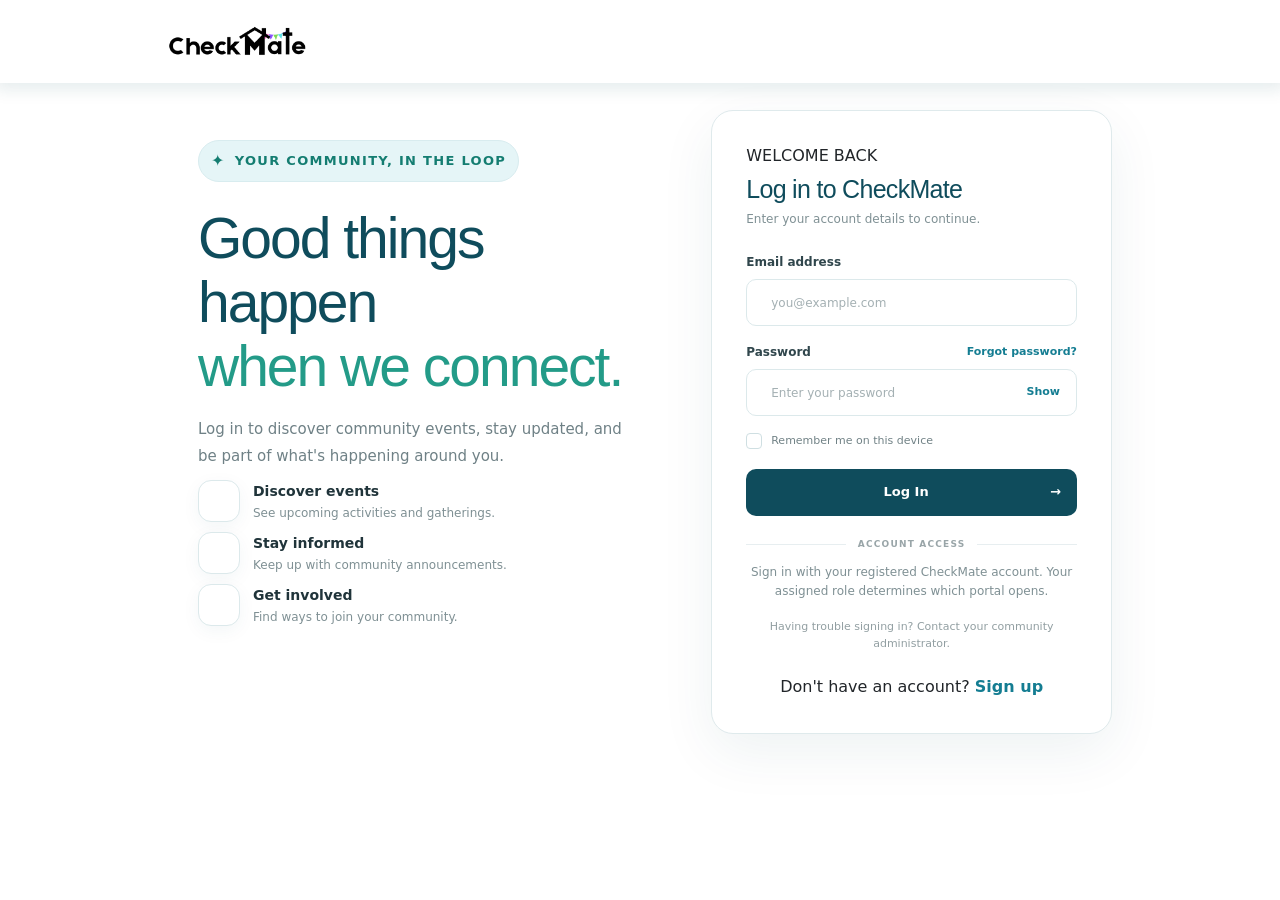
<file: index.html>
<!DOCTYPE html>
<html lang="en">

<head>
    <meta charset="UTF-8">
    <meta name="viewport" content="width=device-width, initial-scale=1.0">
    <title>CheckMate</title>
    <link rel="stylesheet" href="login.css">
    <link rel="icon" type="img/png" href="CMicon.png">
    <link href="https://cdn.jsdelivr.net/npm/bootstrap@5.3.8/dist/css/bootstrap.min.css" rel="stylesheet">
    <link href="https://cdn.boxicons.com/3.0.8/fonts/basic/boxicons.min.css" rel="stylesheet">
    <script src="https://cdn.jsdelivr.net/npm/bootstrap@5.3.8/dist/js/bootstrap.bundle.min.js"></script>
    <script src="script.js"></script>
</head>

<body>

    <nav class="navbar navbar-expand-sm custom-navbar">
        <div class="container-fluid">
            <a class="navbar-logo" href="#Home">
                <img src="CMlogo.png" alt="CheckMate Logo" style="width: 150px;" class="rounded-pill">
            </a>
        </div>
    </nav>

    <div class="main-container">

        <div class="left-container">
            <div class="login-intro">
                <div class="intro-badge">
                    <span>✦</span> YOUR COMMUNITY, IN THE LOOP
                </div>
                <h1>Good things happen <br>
                    <span>when we connect.</span>
                </h1>
                <p>Log in to discover community events, stay updated, and be part of what's happening around you.</p>

                <div class="intro-points">
                    <div>
                        <span class="point-icon"><i class="bx bx-help-circle"></i></span>
                        <span>
                            <strong>Discover events</strong>
                            <small>See upcoming activities and gatherings.</small>
                        </span>
                    </div>

                    <div>
                        <span class="point-icon"><i class="bx bx-bell"></i></span>
                        <span>
                            <strong>Stay informed</strong>
                            <small>Keep up with community announcements.</small>
                        </span>
                    </div>

                    <div>
                        <span class="point-icon"><i class="bx bx-community"></i></span>
                        <span>
                            <strong>Get involved</strong>
                            <small>Find ways to join your community.</small>
                        </span>
                    </div>
                </div>
            </div>
        </div>

        <div class="right-container">
            <section class="login-card" aria-labelledby="loginTitle">
                <p class="eyebrow">WELCOME BACK</p>
                <h2 id="loginTitle">Log in to CheckMate</h2>
                <p class="login-subtitle">
                    Enter your account details to continue.
                </p>

                <form id="loginForm" novalidate>
                    <label for="email">Email address</label>
                    <div class="input-wrap">
                        <span aria-hidden="true"><i class="bx bx-envelope"></i></span>
                        <input id="email" name="email" type="email" autocomplete="username"
                            placeholder="you@example.com" required>
                    </div>

                    <div class="field-error" id="emailError"></div>

                    <div class="password-label">
                        <label for="password">Password</label>
                        <button type="button" class="forgot-button" id="forgotButton">
                            Forgot password?
                        </button>
                    </div>

                    <div class="input-wrap">
                        <span aria-hidden="true"><i class="bx bx-lock-keyhole"></i></span>
                        <input id="password" name="password" type="password" autocomplete="current-password"
                            placeholder="Enter your password" required minlength="4">
                        <button type="button" class="show-password" id="showPassword" aria-label="Show password">
                            Show
                        </button>
                    </div>

                    <div class="field-error" id="passwordError"></div>
                    <label class="remember-row">
                        <input type="checkbox" id="rememberMe">
                        <span class="custom-check"></span>
                        <span>Remember me on this device</span>
                    </label>
                    <button class="button button-primary login-submit" type="submit">
                        Log In <span aria-hidden="true">→</span>
                    </button>

                    <div class="form-message" id="formMessage" role="status" aria-live="polite"></div>
                </form>

                <div class="login-divider">
                    <span>ACCOUNT ACCESS</span>
                </div>

                <p class="account-access">
                    Sign in with your registered CheckMate account.
                    Your assigned role determines which portal opens.
                </p>
                <p class="login-footer-note">
                    Having trouble signing in? Contact your community administrator.
                </p>
                <p class="signup-prompt">
                    Don't have an account?
                    <a href="signup.html">Sign up</a>
                </p>
            </section>
        </div>

    </div>





</body>

</html>
</file>
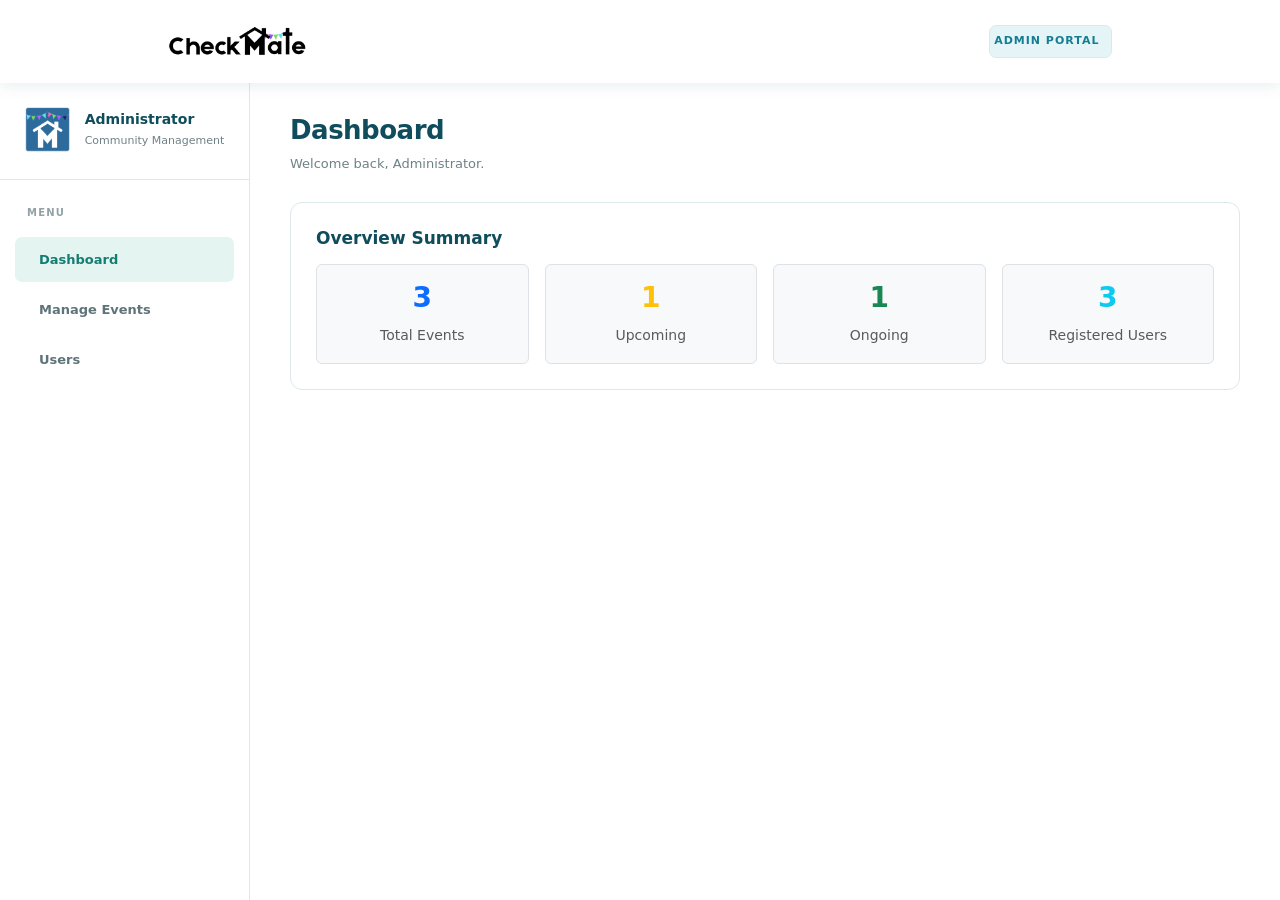
<file: admin.html>
<!DOCTYPE html>
<html lang="en">
<head>
    <meta charset="UTF-8">
    <meta name="viewport" content="width=device-width, initial-scale=1.0">
    <title>CheckMate | Admin Portal</title>
    <link rel="stylesheet" href="admin.css">
    <link rel="icon" type="image/png" href="CMicon.png">
    <link href="https://cdn.jsdelivr.net/npm/bootstrap@5.3.8/dist/css/bootstrap.min.css" rel="stylesheet">
    <link href="https://cdn.boxicons.com/3.0.8/fonts/basic/boxicons.min.css" rel="stylesheet">
    <script src="https://cdn.jsdelivr.net/npm/bootstrap@5.3.8/dist/js/bootstrap.bundle.min.js"></script>
</head>

<body>

<nav class="navbar navbar-expand-sm custom-navbar">
    <div class="container-fluid">
        <a class="navbar-logo" href="admin.html#dashboard">
            <img src="CMlogo.png" alt="CheckMate Logo" style="width: 150px;" class="rounded-pill">
        </a>
    </div>
    <div class="admin-account navbar-nav ms-auto">ADMIN PORTAL</div>
</nav>

<aside class="navbar-column">
    <div class="navbar-text">
        <img src="CMicon.png" style="width: 45px;" class="navbar-image" alt="Admin Icon">
        <div class="navbar-description">
            <p class="admin-name">Administrator</p>
            <p class="admin-description">Community Management</p>
        </div>
    </div>

    <div class="navbar-list">
        <p class="menu-title">MENU</p>

        <ul class="nav flex-column">
            <a href="admin.html#dashboard">
                <li data-section="dashboard">
                    <i class="bx bx-widget"></i>
                    <p>Dashboard</p>
                </li>
            </a>

            <a href="admin.html#events">
                <li data-section="events">
                    <i class="bx bx-calendar-cog"></i>
                    <p>Manage Events</p>
                </li>
            </a>

            <a href="admin.html#users">
                <li data-section="users">
                    <i class="bx bx-user"></i>
                    <p>Users</p>
                </li>
            </a>
        </ul>
    </div>
</aside>

<main class="main-content">

    <!-- DASHBOARD -->
    <section id="admin-dashboard-section" class="admin-section">
        <div class="page-heading">
            <h1>Dashboard</h1>
            <p>Welcome back, Administrator.</p>
        </div>

        <section class="content-panel" id="dashboardPanel">
            <h2>Dashboard</h2>
            <p>Your community overview and activity summary will appear here.</p>
        </section>
    </section>


    <!-- MANAGE EVENTS -->
    <section id="admin-events-section" class="admin-section" style="display:none;">
        <div class="page-heading">
            <h1>Manage Events</h1>
            <p>Create, edit, and maintain community events.</p>
        </div>

        <section class="content-panel" id="eventsPanel">
            <!-- Loaded by admin.js -->
        </section>
    </section>


    <!-- CREATE / EDIT EVENT -->
    <section id="admin-create-section" class="admin-section" style="display:none;">
        <div class="page-heading">
            <h1 id="createEventPageTitle">Create Event</h1>
            <p>Enter the details below to create a community event.</p>
        </div>

        <section class="content-panel create-event-panel">
            <form id="createEventForm">
                <input type="hidden" id="eventId">

                <div class="create-event-grid">

                    <div class="event-field full-width">
                        <label for="inputTitle">Title</label>
                        <input type="text" id="inputTitle" required>
                    </div>

                    <div class="event-field">
                        <label for="inputDate">Date</label>
                        <input type="date" id="inputDate" required>
                    </div>

                    <div class="event-field">
                        <label for="inputLocation">Location</label>
                        <input type="text" id="inputLocation" required>
                    </div>

                    <div class="event-field">
                        <label for="inputStartTime">Start Time</label>
                        <input type="time" id="inputStartTime" required>
                    </div>

                    <div class="event-field">
                        <label for="inputCategory">Category</label>
                        <select id="inputCategory" required>
                            <option value="Community">Community</option>
                            <option value="Health">Health</option>
                            <option value="Education">Education</option>
                            <option value="Environment">Environment</option>
                            <option value="Sports">Sports</option>
                            <option value="Culture">Culture</option>
                            <option value="Public Service">Public Service</option>
                        </select>
                    </div>

                    <div class="event-field">
                        <label for="inputEndTime">End Time</label>
                        <input type="time" id="inputEndTime" required>
                    </div>

                    <div class="event-field">
                        <label for="inputStatus">Event Status</label>
                        <select id="inputStatus" required>
                            <option value="upcoming">Upcoming</option>
                            <option value="ongoing">Ongoing</option>
                            <option value="completed">Completed</option>
                        </select>
                    </div>

                    <div class="event-field full-width">
                        <label for="inputDescription">Event Description</label>
                        <textarea id="inputDescription" rows="4" required></textarea>
                    </div>

                    <div class="event-field full-width">
                        <label for="inputRequirements">Event Requirements</label>
                        <textarea id="inputRequirements" rows="4"></textarea>
                    </div>

                </div>

                <div class="create-event-actions">
                    <a href="admin.html#events" class="btn btn-secondary">Cancel</a>
                    <button type="submit" class="btn btn-primary" id="btnSaveEvent">Publish Event</button>
                </div>
            </form>
        </section>
    </section>


    <!-- USERS -->
    <section id="admin-users-section" class="admin-section" style="display:none;">
        <div class="page-heading">
            <h1>Users</h1>
            <p>Manage community accounts and access.</p>
        </div>

        <section class="content-panel" id="usersPanel">
            <!-- Loaded by admin.js -->
        </section>
    </section>

</main>

<script src="admin.js"></script>
</body>
</html>
</file>
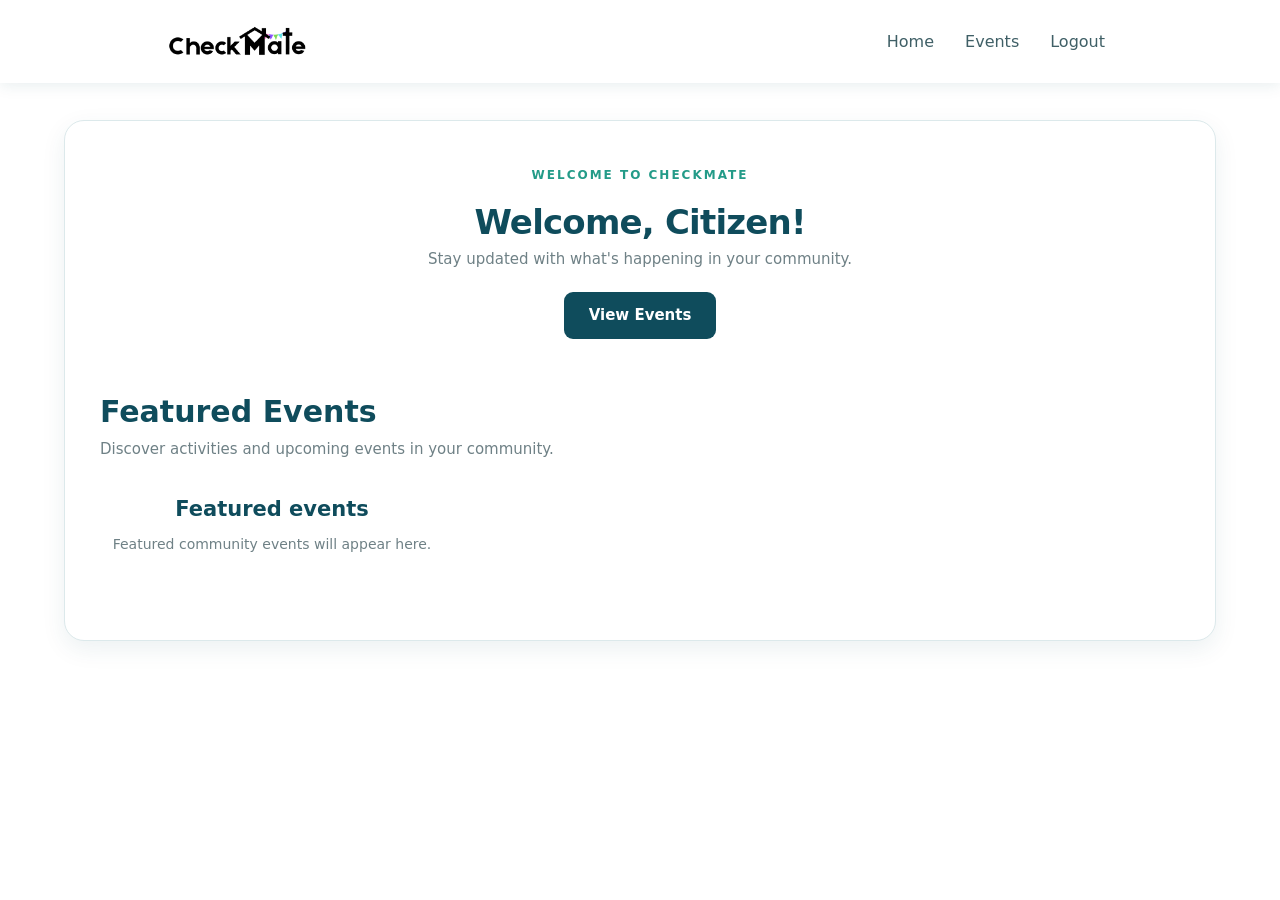
<file: citizen.html>
<!DOCTYPE html>
<html lang="en">

<head>
    <meta charset="UTF-8">
    <meta name="viewport" content="width=device-width, initial-scale=1.0">
    <title>CheckMate | Community</title>
    <link rel="stylesheet" href="citizen.css">
    <link rel="icon" type="image/png" href="img/CMicon.png">
    <link href="https://cdn.jsdelivr.net/npm/bootstrap@5.3.8/dist/css/bootstrap.min.css" rel="stylesheet">
    <link rel="stylesheet" href="https://cdn.boxicons.com/3.0.8/fonts/basic/boxicons.min.css">
    <script src="https://cdn.jsdelivr.net/npm/bootstrap@5.3.8/dist/js/bootstrap.bundle.min.js"></script>
</head>

<body>

<nav class="navbar navbar-expand-sm custom-navbar">
    <div class="container-fluid">
        <a class="navbar-logo" href="citizen.html#home">
            <img src="CMlogo.png" alt="CheckMate Logo" style="width: 150px;" class="rounded-pill">
        </a>

        <ul class="navbar-nav ms-auto">
            <li class="nav-item">
                <a class="nav-link" href="citizen.html#home" data-citizen-nav="home">Home</a>
            </li>
            <li class="nav-item">
                <a class="nav-link" href="citizen.html#upcoming" data-citizen-nav="events">Events</a>
            </li>
            <li class="nav-item">
                <a class="nav-link" href="index.html" id="citizenLogout">Logout</a>
            </li>
        </ul>
    </div>
</nav>


<!-- HOME -->
<section id="citizen-home-section" class="citizen-section checkmate-placard">

    <div class="main-TOPcontent">
        <div class="main-content">
            <p class="content-top-text">WELCOME TO CHECKMATE</p>
            <h1 class="content-middle-text">Welcome, Citizen!</h1>
            <p class="content-bottom-text">Stay updated with what's happening in your community.</p>

            <a href="citizen.html#upcoming" class="view-event-btn">
                View Events
            </a>
        </div>
    </div>

    <section class="featured-events">
        <div class="featured-header">
            <h2>Featured Events</h2>
            <p>Discover activities and upcoming events in your community.</p>
        </div>

        <div class="featured-events-container">
            <div class="empty-events">
                <i class="bx bx-calendar"></i>
                <h3>Featured events</h3>
                <p>Featured community events will appear here.</p>
            </div>
        </div>
    </section>

</section>


<!-- EVENTS -->
<main id="citizen-events-section" class="citizen-section mainContainer checkmate-placard" style="display:none;">

    <section class="topContainer">
        <p class="top-text">WHAT'S HAPPENING NEAR YOU</p>

        <div class="top-content">
            <h1>Community Events</h1>
            <p>San Dionisio | Find an activity, make a plan, and join your community.</p>
        </div>
    </section>

    <section class="event-tools">

        <div class="event-navbar">
            <ul class="navbar-nav">
                <li class="nav-item">
                    <a href="citizen.html#upcoming" class="nav-link" data-event-status="upcoming">Upcoming</a>
                </li>

                <li class="nav-item">
                    <a href="citizen.html#ongoing" class="nav-link" data-event-status="ongoing">Ongoing</a>
                </li>

                <li class="nav-item">
                    <a href="citizen.html#completed" class="nav-link" data-event-status="completed">Completed</a>
                </li>
            </ul>
        </div>

        <form class="searchBar d-flex" id="citizenSearchForm" role="search">
            <i class="bx bx-search"></i>
            <input
                class="form-control"
                type="search"
                id="searchInput"
                placeholder="Search events..."
                aria-label="Search">
            <button class="btn" type="submit">Search</button>
        </form>

    </section>

    <section class="events-empty" id="citizenEventsContainer">
        <i class="bx bx-calendar-event"></i>
        <h2>Upcoming events</h2>
        <p>Community upcoming events will appear here.</p>
    </section>

</main>


<script src='citizen.js"></script>
</body>
</html>
</file>
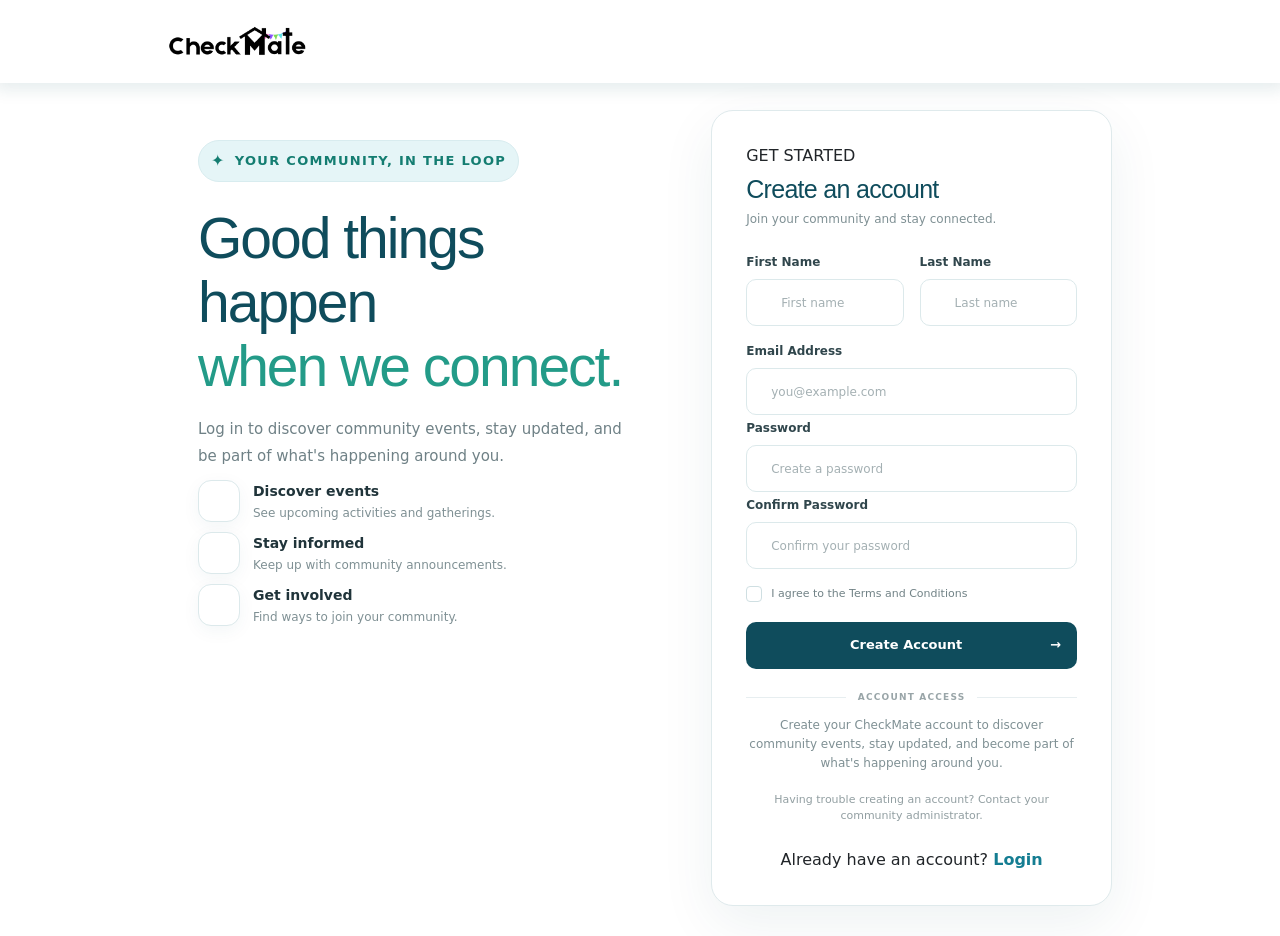
<file: signup.html>
<!DOCTYPE html>
<html lang="en">

<head>
    <meta charset="UTF-8">
    <meta name="viewport" content="width=device-width, initial-scale=1.0">
    <title>CheckMate | Sign Up</title>
    <link rel="stylesheet" href="login.css">
    <link rel="stylesheet" href="signup.css">
    <link rel="icon" type="image/png" href="CMicon.png">
    <link href="https://cdn.jsdelivr.net/npm/bootstrap@5.3.8/dist/css/bootstrap.min.css" rel="stylesheet">
    <link href="https://cdn.boxicons.com/3.0.8/fonts/basic/boxicons.min.css" rel="stylesheet">
    <script src="https://cdn.jsdelivr.net/npm/bootstrap@5.3.8/dist/js/bootstrap.bundle.min.js"></script>
    <script src="script.js"></script>
</head>

<body>

    <!-- NAVBAR -->
    <nav class="navbar navbar-expand-sm custom-navbar">
        <div class="container-fluid">
            <a class="navbar-logo" href="#Home">
                <img src="CMlogo.png" alt="CheckMate Logo" style="width: 150px;" class="rounded-pill">
            </a>
        </div>
    </nav>


    <!-- MAIN CONTAINER -->
    <div class="main-container">

        <!-- LEFT SIDE - SAME AS LOGIN -->
        <div class="left-container">
            <div class="login-intro">
                <div class="intro-badge">
                    <span>✦</span> YOUR COMMUNITY, IN THE LOOP
                </div>

                <h1>Good things happen <br>
                    <span>when we connect.</span>
                </h1>

                <p>Log in to discover community events, stay updated, and be part of what's happening around you.</p>

                <div class="intro-points">
                    <div>
                        <span class="point-icon"><i class="bx bx-help-circle"></i></span>
                        <span>
                            <strong>Discover events</strong>
                            <small>See upcoming activities and gatherings.</small>
                        </span>
                    </div>

                    <div>
                        <span class="point-icon"><i class="bx bx-bell"></i></span>
                        <span>
                            <strong>Stay informed</strong>
                            <small>Keep up with community announcements.</small>
                        </span>
                    </div>

                    <div>
                        <span class="point-icon"><i class="bx bx-community"></i></span>
                        <span>
                            <strong>Get involved</strong>
                            <small>Find ways to join your community.</small>
                        </span>
                    </div>
                </div>
            </div>
        </div>


        <!-- RIGHT SIDE - SIGNUP FORM -->
        <div class="right-container">

            <div class="login-card signup-card">

                <p class="eyebrow">GET STARTED</p>

                <h2>Create an account</h2>

                <p class="login-subtitle">
                    Join your community and stay connected.
                </p>


                <form onsubmit="signup(event)">

                    <!-- FIRST NAME AND LAST NAME -->
                    <div class="signup-name-row">

                        <div class="signup-field">
                            <label for="firstName">First Name</label>

                            <div class="input-wrap">
                                <i class="bx bx-user"></i>
                                <input type="text" id="firstName" placeholder="First name" required>
                            </div>
                        </div>

                        <div class="signup-field">
                            <label for="lastName">Last Name</label>

                            <div class="input-wrap">
                                <i class="bx bx-user"></i>
                                <input type="text" id="lastName" placeholder="Last name" required>
                            </div>
                        </div>

                    </div>


                    <!-- EMAIL -->
                    <label for="username">Email Address</label>

                    <div class="input-wrap">
                        <i class="bx bx-envelope"></i>
                        <input type="email" id="username" placeholder="you@example.com" required>
                    </div>


                    <!-- PASSWORD -->
                    <label for="password">Password</label>

                    <div class="input-wrap">
                        <i class="bx bx-lock"></i>
                        <input type="password" id="password" placeholder="Create a password" required>

                        <i class="bx bx-eye-slash" id="togglePassword" style="cursor:pointer;"></i>
                    </div>


                    <!-- CONFIRM PASSWORD -->
                    <label for="confirmPassword">Confirm Password</label>

                    <div class="input-wrap">
                        <i class="bx bx-lock"></i>
                        <input type="password" id="confirmPassword" placeholder="Confirm your password" required>
                    </div>


                    <!-- TERMS AND CONDITIONS -->
                    <label class="remember-row">
                        <input type="checkbox" required>
                        <span class="custom-check"></span>
                        I agree to the Terms and Conditions
                    </label>


                    <!-- CREATE ACCOUNT BUTTON -->
                    <button class="button button-primary login-submit" type="submit">
                        Create Account <span aria-hidden="true">→</span>
                    </button>

                </form>

                <div class="login-divider">
                    <span>ACCOUNT ACCESS</span>
                </div>

                <p class="account-access">
                    Create your CheckMate account to discover community events,
                    stay updated, and become part of what's happening around you.
                </p>

                <p class="login-footer-note">
                    Having trouble creating an account? Contact your community administrator.
                </p>

                <p class="signup-prompt">
                    Already have an account?
                    <a href="index.html">Login</a>
                </p>

            </div>

        </div>

    </div>

</body>

</html>
</file>
<file: login.css>
body {
    margin: 0;
    padding-top: 80px;
    background-color: #f4f9fa;
}


/*----- TOP NAVBAR -----*/

.custom-navbar {
    background-color: white;
    box-shadow: 0px 2px 15px 5px rgba(15, 76, 92, 0.10);
    width: 100%;
    position: fixed !important;
    top: 0;
    left: 0;
    z-index: 9999;
}

.navbar-logo {
    margin-left: 150px;
}


/*----- MIDDLE CONTAINER -----*/

.main-container {
    margin: 30px 168px;
    min-height: 500px;
    display: flex;
    gap: 50px;
}


/*----- LEFT -----*/

.left-container {
    width: 55%;
    padding: 30px;
}


/*----- RIGHT -----*/

.right-container {
    width: 45%;
}


/*----- INTRO BADGE -----*/

.intro-badge {
    display: inline-flex;
    align-items: center;
    gap: 9px;
    padding: 8px 12px;
    border: 1px solid #d8ecef;
    background: #e5f5f7;
    border-radius: 30px;
    color: #147d71;
    font-size: 13px;
    letter-spacing: 1.3px;
    font-weight: 700;
}

.intro-badge span {
    font-size: 16px;
}


/*----- LOGIN INTRO -----*/

.login-intro h1 {
    font-family: Manrope, sans-serif;
    font-size: clamp(37px, 4.5vw, 57px);
    line-height: 1.12;
    letter-spacing: -2px;
    color: #0f4c5c;
    margin: 25px 0 18px;
}

.login-intro h1 span {
    color: #239b88;
}

.login-intro > p {
    max-width: 470px;
    color: #6f8186;
    font-size: 15px;
    line-height: 1.8;
    margin: 0;
}


/*----- INTRO POINTS -----*/

.intro-points > div {
    margin-top: 10px;
    display: flex;
    align-items: center;
    gap: 13px;
}

.point-icon {
    width: 42px;
    height: 42px;
    border-radius: 13px;
    background: #fff;
    border: 1px solid #dce9eb;
    color: #239b88;
    display: grid;
    place-items: center;
    font-size: 19px;
    box-shadow: 0 5px 18px rgba(15, 76, 92, 0.05);
}

.intro-points strong,
.intro-points small {
    display: block;
}

.intro-points strong {
    color: #20343a;
    font-size: 14px;
}

.intro-points small {
    color: #7f9094;
    font-size: 12px;
    margin-top: 2px;
}


/*----- INTRO DECORATION -----*/

.intro-decoration {
    position: absolute;
    z-index: -1;
    border: 1px solid #dceff1;
    border-radius: 50%;
    pointer-events: none;
}

.deco-one {
    width: 190px;
    height: 190px;
    right: 5px;
    top: 20px;
    opacity: 0.6;
}

.deco-two {
    width: 120px;
    height: 120px;
    right: 40px;
    top: 55px;
    opacity: 0.6;
}


/*----- LOGIN AND SIGN-UP CARDS -----*/

.login-card {
    background: #fff;
    border: 1px solid #dfeaec;
    border-radius: 22px;
    padding: 33px 34px;
    box-shadow: 0 18px 55px rgba(15, 76, 92, 0.07);
}

.signup-card {
    width: 100%;
    max-width: 520px;
}

.login-card-mark {
    height: 43px;
    width: 43px;
    border-radius: 14px;
    background: #0f4c5c;
    color: #fff;
    display: grid;
    place-items: center;
    font-family: Manrope, sans-serif;
    font-weight: 800;
    font-size: 21px;
    margin-bottom: 24px;
}

.login-card-mark span {
    color: #73c9c4;
}

.login-card > .eyebrow {
    margin-bottom: 6px;
}

.login-card h2 {
    font-family: Manrope, sans-serif;
    font-size: 25px;
    letter-spacing: -0.7px;
    color: #0f4c5c;
    margin: 0 0 6px;
}

.login-subtitle {
    color: #7f9094;
    font-size: 12px;
    margin: 0 0 25px;
}


/*----- FORM LABELS AND INPUTS -----*/

.login-card form > label,
.password-label label {
    display: block;
    color: #30464c;
    font-size: 12px;
    font-weight: 700;
    margin-bottom: 8px;
}

.input-wrap {
    height: 47px;
    display: flex;
    align-items: center;
    gap: 10px;
    border: 1px solid #dce9eb;
    border-radius: 10px;
    padding: 0 12px;
    color: #819398;
    margin-bottom: 4px;
    transition: 0.2s;
}

.input-wrap:focus-within {
    border-color: #4daeb5;
    box-shadow: 0 0 0 3px rgba(20, 125, 146, 0.12);
}

.input-wrap > span {
    font-size: 16px;
}

.input-wrap input {
    width: 100%;
    min-width: 0;
    border: 0;
    outline: 0;
    background: transparent;
    color: #20343a;
    font-size: 12px;
}

.input-wrap input::placeholder {
    color: #a4b0b3;
}


/*----- PASSWORD CONTROLS -----*/

.password-label {
    display: flex;
    align-items: center;
    justify-content: space-between;
    margin-top: 17px;
}

.password-label label {
    margin: 0 0 8px;
}

.forgot-button {
    border: 0;
    background: transparent;
    color: #147d92;
    font-size: 11px;
    font-weight: 700;
    margin-bottom: 8px;
    padding: 0;
}

.forgot-button:hover {
    text-decoration: underline;
}

.show-password {
    border: 0;
    background: transparent;
    color: #147d92;
    font-size: 11px;
    font-weight: 700;
    padding: 4px;
}


/*----- FORM VALIDATION -----*/

.field-error {
    min-height: 0;
    color: #c04454;
    font-size: 10px;
    margin: 0;
}

.field-error:not(:empty) {
    min-height: 16px;
    margin: 2px 0 4px;
}

.form-message {
    font-size: 11px;
    color: #c04454;
    margin-top: 8px;
    min-height: 0;
}

.form-message:not(:empty) {
    min-height: 16px;
}


/*----- REMEMBER ME -----*/

.remember-row {
    display: flex !important;
    align-items: center;
    gap: 9px;
    color: #718286 !important;
    font-size: 11px !important;
    font-weight: 500 !important;
    margin: 17px 0 19px !important;
    cursor: pointer;
}

.remember-row input {
    position: absolute;
    opacity: 0;
    width: 1px;
    height: 1px;
}

.custom-check {
    width: 16px;
    height: 16px;
    flex: 0 0 16px;
    border: 1px solid #cfdfe2;
    border-radius: 4px;
    background: #fff;
    display: grid;
    place-items: center;
}

.remember-row input:checked + .custom-check {
    background: #147d92;
    border-color: #147d92;
}

.remember-row input:checked + .custom-check:after {
    content: "✓";
    font-size: 11px;
    color: white;
}

.remember-row input:focus-visible + .custom-check {
    outline: 3px solid rgba(20, 125, 146, 0.22);
}


/*----- BUTTONS -----*/

.login-submit {
    width: 100%;
    height: 47px;
    font-size: 13px;
}

.login-submit span {
    float: right;
}


/*----- LOGIN CARD FOOTER -----*/

.login-divider {
    display: flex;
    align-items: center;
    gap: 12px;
    color: #99a5a8;
    font-size: 9px;
    font-weight: 700;
    letter-spacing: 1.2px;
    margin: 22px 0 12px;
}

.login-divider:before,
.login-divider:after {
    content: "";
    height: 1px;
    background: #e7eef0;
    flex: 1;
}

.account-access {
    color: #7f9094;
    font-size: 12px;
    line-height: 1.6;
    margin: 0 0 12px;
    text-align: center;
}

.demo-button {
    width: 100%;
    border: 1px solid #cfe5e8;
    background: #eef8f9;
    color: #0f5d6c;
    font-size: 12px;
}

.demo-button:hover {
    background: #e3f3f5;
}

.demo-button span {
    float: right;
}

.login-footer-note {
    text-align: center;
    color: #929fa2;
    font-size: 11px;
    margin: 18px 0 0;
}

.login-footer {
    flex-shrink: 0;
}


/*----- SIGN-UP FORM -----*/

.signup-name-row {
    display: grid;
    grid-template-columns: 1fr 1fr;
    gap: 16px;
    margin-bottom: 12px;
}

.signup-field {
    min-width: 0;
}

.signup-field label,
.signup-card > form > label {
    display: block;
    margin-bottom: 8px;
}

.signup-card .input-wrap {
    width: 100%;
}

.signup-card .input-wrap input {
    width: 100%;
    min-width: 0;
}

.signup-card .signup-name-row .input-wrap input {
    padding-left: 12px;
}

.signup-card .login-submit {
    margin-top: 12px;
}

.signup-prompt {
    margin: 22px 0 0;
    text-align: center;
    line-height: 1.6;
}

.signup-prompt a {
    color: #147d92;
    font-weight: 600;
    text-decoration: none;
}

.signup-prompt a:hover {
    text-decoration: underline;
}


/*----- PRIMARY BUTTON -----*/

.button-primary {
    display: block;
    width: 100%;
    height: 47px;
    padding: 0 16px;
    border: none;
    border-radius: 10px;
    background: #0f4c5c;
    color: #fff;
    font-size: 13px;
    font-weight: 700;
    cursor: pointer;
    transition: background 0.2s ease;
}

.button-primary:hover {
    background: #147d92;
}

/*----- TABLET -----*/

@media (max-width: 991px) {

    .navbar-logo {
        margin-left: 40px;
    }

    .main-container {
        margin: 30px 40px;
        gap: 30px;
    }

    .left-container {
        width: 50%;
        padding: 20px;
    }

    .right-container {
        width: 50%;
    }

    .login-card {
        padding: 28px 25px;
    }

    .login-intro h1 {
        font-size: 42px;
    }

    .intro-decoration {
        display: none;
    }
}


/*----- MOBILE -----*/

@media (max-width: 768px) {

    body {
        padding-top: 70px;
    }

    .custom-navbar {
        min-height: 70px;
    }

    .navbar-logo {
        margin-left: 15px;
    }

    .navbar-logo img {
        width: 125px !important;
    }

    .main-container {
        margin: 20px 15px;
        min-height: auto;
        flex-direction: column;
        gap: 25px;
    }

    .left-container {
        width: 100%;
        padding: 10px 5px;
    }

    .right-container {
        width: 100%;
        display: flex;
        justify-content: center;
    }

    .intro-badge {
        font-size: 11px;
        padding: 7px 10px;
    }

    .login-intro h1 {
        font-size: 36px;
        letter-spacing: -1px;
        margin: 18px 0 14px;
    }

    .login-intro > p {
        max-width: 100%;
        font-size: 14px;
        line-height: 1.7;
    }

    .intro-points > div {
        gap: 10px;
    }

    .point-icon {
        width: 38px;
        height: 38px;
        flex: 0 0 38px;
    }

    .login-card {
        width: 100%;
        max-width: 520px;
        padding: 25px 20px;
        border-radius: 18px;
    }

    .signup-card {
        width: 100%;
        max-width: 520px;
    }
}


/*----- SMALL PHONE -----*/

@media (max-width: 480px) {

    body {
        padding-top: 65px;
    }

    .custom-navbar {
        min-height: 65px;
    }

    .navbar-logo {
        margin-left: 12px;
    }

    .navbar-logo img {
        width: 115px !important;
    }

    .main-container {
        margin: 15px 12px;
        gap: 20px;
    }

    .left-container {
        padding: 5px;
    }

    .login-intro h1 {
        font-size: 31px;
        line-height: 1.15;
        margin: 15px 0 12px;
    }

    .login-intro > p {
        font-size: 13px;
        line-height: 1.6;
    }

    .point-icon {
        width: 35px;
        height: 35px;
        flex: 0 0 35px;
        font-size: 16px;
    }

    .intro-points strong {
        font-size: 13px;
    }

    .intro-points small {
        font-size: 11px;
    }

    .login-card {
        padding: 22px 17px;
        border-radius: 16px;
    }

    .login-card-mark {
        width: 40px;
        height: 40px;
        font-size: 19px;
        margin-bottom: 20px;
    }

    .login-card h2 {
        font-size: 21px;
    }

    .login-subtitle {
        font-size: 11px;
    }
}
</file>
<file: admin.css>
:root {
    --blue-900: #0f4c5c;
    --blue-700: #147d92;
    --blue-100: #e5f5f7;

    --green-600: #239b88;
    --green-100: #e4f4f0;

    --ink: #20343a;
    --muted: #6f8186;
    --line: #dce9eb;
    --page: #f4f9fa;
}

* {
    box-sizing: border-box;
}

body {
    margin: 0;
    padding-top: 80px;
    background: var(--page);
    color: var(--ink);
    font-family: "Inter", "Segoe UI", Arial, sans-serif;
}


/*----- TOP NAVBAR -----*/

.custom-navbar {
    background: white;
    box-shadow: 0 2px 15px rgba(15, 76, 92, .10);
    width: 100%;
    position: fixed !important;
    top: 0;
    left: 0;
    z-index: 9999;
    min-height: 80px;
}

.navbar-logo {
    margin-left: 150px;
}

.navbar-logo img {
    transition: transform .2s ease;
}

.navbar-logo img:hover {
    transform: scale(1.02);
}

.admin-account {
    margin-right: 168px;
    width: 158px;
    border: 1px solid var(--line);
    border-radius: 7px;
    padding: 7px;
    display: flex;
    justify-content: center;
    align-items: center;
    font-size: 11px;
    font-weight: 700;
    letter-spacing: 1px;
    color: var(--blue-700);
    background: var(--blue-100);
}


/*----- SIDE NAVBAR -----*/

.navbar-column {
    border-right: 1px solid var(--line);
    width: 250px;
    min-height: calc(100vh - 80px);
    position: fixed;
    top: 80px;
    left: 0;
    background: white;
}

.navbar-text {
    border-bottom: 1px solid var(--line);
    height: 100px;
    display: flex;
    justify-content: center;
    align-items: center;
    gap: 10px;
}

.navbar-image {
    object-fit: contain;
}

.navbar-description p {
    margin: 0;
    padding: 0;
    margin-left: 5px;
}

.admin-name {
    font-size: 14px;
    font-weight: 700;
    color: var(--blue-900);
}

.admin-description {
    font-size: 11px;
    color: var(--muted);
    margin-top: 3px !important;
}


/*----- SIDE MENU -----*/

.navbar-list {
    padding: 25px 15px;
}

.menu-title {
    font-size: 10px;
    font-weight: 700;
    color: #91a1a6;
    letter-spacing: 1.2px;
    margin: 0 0 12px 12px;
}

.navbar-list ul {
    padding: 0;
    margin: 0;
    list-style: none;
}

.navbar-list li {
    height: 45px;
    width: 100%;
    margin-top: 5px;
    padding: 0 12px;
    display: flex;
    align-items: center;
    gap: 12px;
    border-radius: 7px;
    color: #5f7479;
    cursor: pointer;
    transition: background-color .2s ease, color .2s ease;
}

.navbar-list li i {
    font-size: 19px;
}

.navbar-list li p {
    margin: 0;
    padding: 0;
    font-size: 13px;
    font-weight: 550;
}


/*----- HOVER -----*/

.navbar-list li:hover {
    background: var(--blue-100);
    color: var(--blue-700);
}


/*----- ACTIVE -----*/

.navbar-list li.active {
    background: var(--green-100);
    color: #147d71;
    font-weight: 700;
}

.navbar-list a {
    text-decoration: none;
    color: inherit;
    display: block;
}

.navbar-list a li {
    width: 100%;
}


/*----- MAIN CONTENT -----*/

.main-content {
    margin-left: 250px;
    padding: 35px 40px;
    min-height: calc(100vh - 80px);
}


/*----- PAGE HEADING -----*/

.page-heading h1 {
    font-size: 26px;
    font-weight: 750;
    letter-spacing: -.5px;
    color: var(--blue-900);
    margin-bottom: 8px;
}

.page-heading p {
    font-size: 13px;
    color: var(--muted);
    margin: 0;
}


/*----- CONTENT PANEL -----*/

.content-panel {
    margin-top: 28px;
    padding: 25px;
    background: white;
    border: 1px solid var(--line);
    border-radius: 12px;
}

.content-panel h2 {
    margin: 0 0 7px;
    color: var(--blue-900);
    font-size: 17px;
    font-weight: 700;
}

.content-panel p {
    margin: 0;
    color: var(--muted);
    font-size: 13px;
}


/*----- RESPONSIVE -----*/

@media (max-width: 768px) {

    .navbar-logo {
        margin-left: 20px;
    }

    .admin-account {
        margin-right: 20px;
    }

    .navbar-column {
        width: 210px;
    }

    .main-content {
        margin-left: 210px;
        padding: 25px 20px;
    }
}


@media (max-width: 500px) {

    .navbar-column {
        width: 65px;
    }

    .navbar-text {
        justify-content: center;
    }

    .navbar-description,
    .menu-title,
    .navbar-list li p {
        display: none;
    }

    .navbar-list {
        padding: 20px 8px;
    }

    .navbar-list li {
        justify-content: center;
        padding: 0;
    }

    .main-content {
        margin-left: 65px;
        padding: 20px 15px;
    }
}


/*----- CREATE EVENT PAGE -----*/

.create-event-panel {
    margin-top: 28px;
    padding: 32px;
}

.create-event-grid {
    display: grid;
    grid-template-columns: 1fr 1fr;
    column-gap: 48px;
    row-gap: 22px;
}

.event-field {
    min-width: 0;
}

.event-field.full-width {
    grid-column: 1 / -1;
}

.event-field label {
    display: block;
    margin-bottom: 8px;
    color: var(--ink);
    font-size: 13px;
    font-weight: 700;
}

.event-field input,
.event-field select,
.event-field textarea {
    width: 100%;
    border: 1px solid var(--line);
    border-radius: 6px;
    background: #ffffff;
    color: var(--ink);
    font-family: inherit;
    font-size: 14px;
    padding: 12px 13px;
    outline: none;
    transition:
        border-color .15s ease,
        box-shadow .15s ease,
        background-color .15s ease;
}

.event-field input,
.event-field select {
    height: 46px;
}

.event-field textarea {
    min-height: 105px;
    resize: vertical;
}


/*----- FORM FOCUS -----*/

.event-field input:focus,
.event-field select:focus,
.event-field textarea:focus {
    border-color: var(--blue-700);
    background: #ffffff;
    box-shadow: 0 0 0 3px rgba(20, 125, 146, .11);
}


/*----- CREATE EVENT BUTTONS -----*/

.create-event-actions {
    display: flex;
    justify-content: flex-end;
    gap: 10px;
    margin-top: 30px;
    padding-top: 24px;
    border-top: 1px solid var(--line);
}

.create-event-actions .btn {
    min-width: 105px;
}


/*----- CREATE EVENT RESPONSIVE -----*/

@media (max-width: 700px) {

    .create-event-grid {
        grid-template-columns: 1fr;
        gap: 18px;
    }

    .event-field.full-width {
        grid-column: auto;
    }

    .create-event-panel {
        padding: 22px;
    }
}

/*----- TABLET -----*/

@media (max-width: 991px) {

    .navbar-logo {
        margin-left: 40px;
    }

    .admin-account {
        margin-right: 40px;
    }

    .navbar-column {
        width: 210px;
    }

    .main-content {
        margin-left: 210px;
        padding: 30px 25px;
    }

    .create-event-grid {
        column-gap: 25px;
    }
}


/*----- MOBILE -----*/

@media (max-width: 768px) {

    body {
        padding-top: 70px;
    }

    .custom-navbar {
        min-height: 70px;
    }

    .navbar-logo {
        margin-left: 15px;
    }

    .navbar-logo img {
        width: 120px !important;
    }

    .admin-account {
        margin-right: 15px;
        width: auto;
        min-width: 120px;
    }


    /*----- SIDE NAVBAR -----*/

    .navbar-column {
        width: 65px;
        min-height: calc(100vh - 70px);
        top: 70px;
    }

    .navbar-text {
        height: 80px;
    }

    .navbar-description,
    .menu-title,
    .navbar-list li p {
        display: none;
    }

    .navbar-list {
        padding: 20px 8px;
    }

    .navbar-list li {
        justify-content: center;
        padding: 0;
        gap: 0;
    }


    /*----- MAIN CONTENT -----*/

    .main-content {
        margin-left: 65px;
        padding: 25px 18px;
    }

    .page-heading h1 {
        font-size: 23px;
    }

    .page-heading p {
        font-size: 12px;
    }

    .content-panel {
        padding: 20px;
        margin-top: 20px;
    }


    /*----- CREATE EVENT -----*/

    .create-event-grid {
        grid-template-columns: 1fr;
        column-gap: 0;
        row-gap: 18px;
    }

    .event-field.full-width {
        grid-column: auto;
    }

    .create-event-panel {
        padding: 20px;
    }
}


/*----- SMALL PHONE -----*/

@media (max-width: 480px) {

    body {
        padding-top: 65px;
    }

    .custom-navbar {
        min-height: 65px;
    }

    .navbar-logo {
        margin-left: 10px;
    }

    .navbar-logo img {
        width: 105px !important;
    }

    .admin-account {
        margin-right: 10px;
        min-width: 90px;
        padding: 6px;
        font-size: 9px;
    }

    .navbar-column {
        width: 55px;
        top: 65px;
    }

    .navbar-text {
        height: 70px;
    }

    .navbar-list {
        padding: 15px 6px;
    }

    .navbar-list li {
        height: 42px;
    }

    .navbar-list li i {
        font-size: 17px;
    }

    .main-content {
        margin-left: 55px;
        padding: 20px 12px;
    }

    .page-heading h1 {
        font-size: 20px;
    }

    .page-heading p {
        font-size: 11px;
    }

    .content-panel {
        padding: 15px;
        border-radius: 10px;
    }

    .create-event-panel {
        padding: 15px;
    }

    .event-field input,
    .event-field select,
    .event-field textarea {
        font-size: 13px;
    }

    .create-event-actions {
        flex-direction: column;
    }

    .create-event-actions .btn {
        width: 100%;
    }
}

/*----- TABLET -----*/

@media (max-width: 991px) {

    .navbar-logo {
        margin-left: 35px;
    }

    .admin-account {
        margin-right: 35px;
    }

    .navbar-column {
        width: 200px;
    }

    .main-content {
        margin-left: 200px;
        padding: 30px 25px;
    }

    .page-heading h1 {
        font-size: 24px;
    }

    .content-panel {
        padding: 22px;
    }

    .create-event-grid {
        column-gap: 25px;
    }
}


/*----- MOBILE -----*/

@media (max-width: 768px) {

    body {
        padding-top: 70px;
    }


    /*----- TOP NAVBAR -----*/

    .custom-navbar {
        min-height: 70px;
    }

    .navbar-logo {
        margin-left: 15px;
    }

    .navbar-logo img {
        width: 120px !important;
    }

    .admin-account {
        margin-right: 15px;
        width: auto;
        min-width: 110px;
        font-size: 10px;
    }


    /*----- SIDE NAVBAR -----*/

    .navbar-column {
        width: 65px;
        min-height: calc(100vh - 70px);
        top: 70px;
    }

    .navbar-text {
        height: 80px;
        gap: 0;
    }

    .navbar-description,
    .menu-title,
    .navbar-list li p {
        display: none;
    }

    .navbar-image {
        max-width: 38px;
        max-height: 38px;
    }

    .navbar-list {
        padding: 20px 8px;
    }

    .navbar-list li {
        width: 100%;
        height: 44px;
        margin-top: 5px;
        padding: 0;
        justify-content: center;
        gap: 0;
    }

    .navbar-list li i {
        font-size: 19px;
    }


    /*----- MAIN CONTENT -----*/

    .main-content {
        margin-left: 65px;
        padding: 25px 18px;
        min-height: calc(100vh - 70px);
    }

    .page-heading h1 {
        font-size: 23px;
    }

    .page-heading p {
        font-size: 12px;
        line-height: 1.5;
    }


    /*----- CONTENT PANEL -----*/

    .content-panel {
        margin-top: 20px;
        padding: 20px;
        border-radius: 10px;
    }

    .content-panel h2 {
        font-size: 16px;
    }

    .content-panel p {
        font-size: 12px;
    }


    /*----- CREATE EVENT -----*/

    .create-event-grid {
        grid-template-columns: 1fr;
        column-gap: 0;
        row-gap: 18px;
    }

    .event-field.full-width {
        grid-column: auto;
    }

    .create-event-panel {
        padding: 20px;
    }

    .create-event-actions {
        flex-wrap: wrap;
    }
}


/*----- SMALL PHONE -----*/

@media (max-width: 480px) {

    body {
        padding-top: 65px;
    }


    /*----- TOP NAVBAR -----*/

    .custom-navbar {
        min-height: 65px;
    }

    .navbar-logo {
        margin-left: 10px;
    }

    .navbar-logo img {
        width: 105px !important;
    }

    .admin-account {
        margin-right: 10px;
        min-width: 90px;
        width: auto;
        padding: 6px;
        font-size: 9px;
    }


    /*----- SIDE NAVBAR -----*/

    .navbar-column {
        width: 55px;
        min-height: calc(100vh - 65px);
        top: 65px;
    }

    .navbar-text {
        height: 70px;
    }

    .navbar-image {
        max-width: 32px;
        max-height: 32px;
    }

    .navbar-list {
        padding: 15px 6px;
    }

    .navbar-list li {
        height: 42px;
    }

    .navbar-list li i {
        font-size: 17px;
    }


    /*----- MAIN CONTENT -----*/

    .main-content {
        margin-left: 55px;
        padding: 20px 12px;
    }

    .page-heading h1 {
        font-size: 20px;
        margin-bottom: 6px;
    }

    .page-heading p {
        font-size: 11px;
    }


    /*----- CONTENT PANEL -----*/

    .content-panel {
        margin-top: 16px;
        padding: 15px;
        border-radius: 9px;
    }

    .content-panel h2 {
        font-size: 15px;
    }

    .content-panel p {
        font-size: 11px;
        line-height: 1.5;
    }


    /*----- CREATE EVENT -----*/

    .create-event-panel {
        padding: 15px;
    }

    .event-field label {
        font-size: 12px;
    }

    .event-field input,
    .event-field select,
    .event-field textarea {
        font-size: 13px;
    }

    .create-event-actions {
        flex-direction: column;
    }

    .create-event-actions .btn {
        width: 100%;
    }
}

/*----- MANAGE EVENTS TABLE -----*/

.manage-events-table-wrapper {
    width: 100%;
    overflow-x: auto;
    -webkit-overflow-scrolling: touch;
}

.manage-events-table {
    width: 100%;
    min-width: 850px;
    border-collapse: collapse;
}


/*----- TABLET -----*/

@media (max-width: 991px) {

    .manage-events-table-wrapper {
        overflow-x: auto;
    }

    .manage-events-table {
        min-width: 800px;
    }
}


/*----- MOBILE -----*/

@media (max-width: 768px) {

    .manage-events-table-wrapper {
        width: 100%;
        overflow-x: auto;
        border-radius: 8px;
    }

    .manage-events-table {
        min-width: 760px;
    }

    .manage-events-table th,
    .manage-events-table td {
        padding: 10px 12px;
        font-size: 12px;
    }
}


/*----- SMALL PHONE -----*/

@media (max-width: 480px) {

    .manage-events-table {
        min-width: 720px;
    }

    .manage-events-table th,
    .manage-events-table td {
        padding: 9px 10px;
        font-size: 11px;
    }
}
</file>
<file: citizen.css>
:root {
    --blue-900: #0f4c5c;
    --blue-700: #147d92;
    --blue-100: #e5f5f7;

    --green-600: #239b88;
    --green-100: #e4f4f0;

    --ink: #20343a;
    --muted: #6f8186;
    --line: #dce9eb;
    --surface: #ffffff;
    --page: #f4f9fa;
}

* {
    box-sizing: border-box;
}

body {
    margin: 0;
    padding-top: 80px;
    background: var(--page);
    color: var(--ink);
    font-family: "Inter", "Segoe UI", Arial, sans-serif;
}


/*----- TOP NAVBAR -----*/

.custom-navbar {
    background: rgba(255, 255, 255, .98);
    box-shadow: 0 2px 15px rgba(15, 76, 92, .10);
    width: 100%;
    position: fixed !important;
    top: 0;
    left: 0;
    z-index: 9999;
    min-height: 80px;
}

.navbar-logo {
    margin-left: 150px;
}

.navbar-logo img {
    transition: transform .2s ease;
}

.navbar-logo img:hover {
    transform: scale(1.02);
}


/*----- MAIN NAVIGATION -----*/

.navbar-nav {
    margin-right: 150px;
    display: flex;
    gap: 5px;
}

.nav-link {
    color: #3f5f66 !important;
    font-size: 14px;
    font-weight: 600;
    border-radius: 9px;
    padding: 10px 13px !important;
    transition: .2s ease;
}

.nav-link:hover,
.nav-link.active {
    background: var(--blue-100);
    color: var(--blue-700) !important;
}


/*----- MAIN CONTAINER -----*/

.mainContainer {
    margin: 20px 168px;
    min-height: calc(100vh - 100px);
}


/*----- TOP CONTENT -----*/

.topContainer {
    min-height: 70px;
    padding-top: 20px;
}

.top-text {
    margin: 0;
    font-size: 11px;
    font-weight: 700;
    letter-spacing: 1.8px;
    color: var(--green-600);
}

.top-content h1 {
    margin: 8px 0 5px;
    font-size: 34px;
    font-weight: 750;
    letter-spacing: -.8px;
    color: var(--blue-900);
}

.top-content p {
    margin: 0;
    font-size: 14px;
    color: var(--muted);
}


/*----- EVENT TOOLS -----*/

.event-tools {
    display: flex;
    justify-content: space-between;
    align-items: center;
    margin-top: 25px;
    gap: 18px;
}


/*----- EVENT NAVBAR -----*/

.event-navbar {
    background: #e7f1f3;
    border: 1px solid #dce9eb;
    border-radius: 10px;
    width: 280px;
    padding: 5px;
    box-sizing: border-box;
}

.event-navbar .navbar-nav {
    display: flex;
    flex-direction: row;
    justify-content: center;
    align-items: center;
    gap: 3px;
    width: 100%;
    margin: 0;
}

.event-navbar .nav-link {
    padding: 9px 12px !important;
    border-radius: 7px;
    white-space: nowrap;
    font-size: 13px;
}


/*----- EVENT NAVBAR HOVER -----*/

.event-navbar .nav-link:hover {
    background: white;
    color: var(--blue-700) !important;
    box-shadow: 0 1px 4px rgba(15, 76, 92, .08);
}


/*----- EVENT NAVBAR ACTIVE -----*/

.event-navbar .nav-link.active {
    background: white;
    color: var(--blue-700) !important;
    box-shadow: 0 1px 4px rgba(15, 76, 92, .08);
}


/*----- SEARCH BAR -----*/

.searchBar {
    position: relative;
    display: flex;
    align-items: center;
    width: 270px;
    gap: 8px;
}

.searchBar i {
    position: absolute;
    left: 14px;
    font-size: 18px;
    color: #81969b;
    z-index: 2;
}

.searchBar .form-control {
    width: 100%;
    padding: 10px 13px 10px 39px;
    border: 1px solid var(--line);
    border-radius: 9px;
    font-size: 13px;
    background: #ffffff;
    color: var(--ink);
}

.searchBar .form-control:focus {
    border-color: #5eb7b6;
    box-shadow: 0 0 0 3px rgba(35, 155, 136, .12);
}

.searchBar .form-control::placeholder {
    color: #9aa9ac;
}


/*----- SEARCH BUTTON -----*/

.searchBar .btn {
    border: 1px solid var(--green-600);
    border-radius: 9px;
    background: var(--green-600);
    color: white;
    font-size: 13px;
    font-weight: 600;
    padding: 10px 15px;
    transition: .2s ease;
}

.searchBar .btn:hover {
    background: #187f70;
    border-color: #187f70;
    color: white;
}


/*----- EMPTY EVENTS -----*/

.events-empty {
    margin-top: 28px;
    padding: 42px 24px;
    text-align: center;
    background: white;
    border: 1px solid var(--line);
    border-radius: 14px;
    color: var(--muted);
}

.events-empty i {
    display: block;
    color: #65b9a5;
    font-size: 32px;
    margin-bottom: 10px;
}

.events-empty h2 {
    color: var(--blue-900);
    font-size: 18px;
    font-weight: 700;
}

.events-empty p {
    margin: 0;
    font-size: 13px;
}


/*----- RESPONSIVE - 900px -----*/

@media (max-width: 900px) {

    .navbar-logo {
        margin-left: 30px;
    }

    .navbar-nav {
        margin-right: 30px;
    }

    .mainContainer {
        margin: 20px 35px;
    }
}


/*----- RESPONSIVE - 600px -----*/

@media (max-width: 600px) {

    .custom-navbar .container-fluid {
        flex-wrap: wrap;
    }

    .navbar-logo {
        margin-left: 10px;
    }

    .navbar-logo img {
        width: 125px !important;
    }

    .navbar-nav {
        margin: 0 10px 0 auto;
        gap: 0;
    }

    .nav-link {
        padding: 8px !important;
        font-size: 12px;
    }

    .mainContainer {
        margin: 18px 16px;
    }

    .top-content h1 {
        font-size: 28px;
    }

    .event-tools {
        align-items: stretch;
        flex-direction: column;
    }

    .event-navbar,
    .searchBar {
        width: 100%;
    }

    .event-navbar .navbar-nav {
        justify-content: space-around;
    }
}


/*----- WELCOME SECTION -----*/

.main-TOPcontent {
    width: 100%;
    display: flex;
    justify-content: center;
    text-align: center;
    margin-top: 40px;
}

.main-content {
    display: flex;
    flex-direction: column;
    align-items: center;
}

.content-top-text {
    font-size: 12px;
    font-weight: 700;
    letter-spacing: 2px;
    color: var(--green-600);
    margin-bottom: 10px;
}

.content-middle-text {
    margin: 8px 0 5px;
    font-size: 34px;
    font-weight: 750;
    letter-spacing: -.8px;
    color: var(--blue-900);
}

.content-bottom-text {
    font-size: 15px;
    color: var(--muted);
    margin-bottom: 22px;
}


/*----- VIEW EVENTS BUTTON -----*/

.view-event-btn {
    display: inline-flex;
    align-items: center;
    justify-content: center;
    gap: 20px;
    padding: 12px 25px;
    background: var(--blue-900);
    color: white;
    border-radius: 9px;
    text-decoration: none;
    font-size: 15px;
    font-weight: 600;
    transition: 0.2s ease;
}

.view-event-btn:hover {
    background: var(--green-600);
    color: white;
}


/*----- FEATURED EVENTS -----*/

.featured-events {
    margin: 55px 35px 50px;
    width: auto;
    margin-left: 168px;
    margin-right: 168px;
}

.featured-header {
    margin-bottom: 25px;
}

.featured-header h2 {
    color: var(--blue-900);
    font-size: 30px;
    font-weight: 800;
    margin-bottom: 8px;
}

.featured-header p {
    color: var(--muted);
    font-size: 15px;
    margin: 0;
}


/*----- EMPTY EVENTS CONTAINER -----*/

.featured-events-container {
    width: 100%;
    min-height: 220px;
    background: #fff;
    border: 1px solid var(--line);
    border-radius: 18px;

    display: flex;
    justify-content: center;
    align-items: center;

    padding: 30px;
}

.empty-events {
    text-align: center;
}

.empty-events i {
    display: block;
    font-size: 36px;
    color: #65b9a5;
    margin-bottom: 12px;
}

.empty-events h3 {
    color: var(--blue-900);
    font-size: 21px;
    font-weight: 800;
    margin-bottom: 12px;
}

.empty-events p {
    color: var(--muted);
    font-size: 14px;
    margin: 0;
}


/*----- RESPONSIVE -----*/

@media (max-width: 768px) {

    .featured-events {
        margin: 40px 20px;
    }

    .featured-header h2 {
        font-size: 25px;
    }

    .featured-events-container {
        min-height: 200px;
    }
}


/*----- CHECKMATE PLACARD LAYOUT -----*/

.checkmate-placard {
    width: 90%;
    max-width: 1400px;
    margin: 40px auto;
    padding: 35px;
    background: #ffffff;
    border: 1px solid var(--line);
    border-radius: 20px;
    box-shadow: 0 8px 25px rgba(15, 76, 92, 0.08);
    box-sizing: border-box;
}

.checkmate-placard .featured-events {
    margin-left: 0;
    margin-right: 0;
}

.checkmate-placard .main-TOPcontent {
    margin-top: 10px;
}

.checkmate-placard.mainContainer {
    margin: 40px auto;
    min-height: auto;
}


/*----- EVENT CARD FORM -----*/

.events-list {
    display: grid;
    grid-template-columns: repeat(3, minmax(0, 1fr));
    gap: 24px;
    margin-top: 28px;
}


/*----- EVENT CARD -----*/

.featured-event-card {
    width: 100%;
    background: #ffffff;
    border: 1px solid var(--line);
    border-radius: 18px;
    overflow: hidden;
    box-shadow: 0 4px 15px rgba(15, 76, 92, 0.06);
    transition: transform 0.2s ease, box-shadow 0.2s ease;
}

.featured-event-card:hover {
    transform: translateY(-3px);
    box-shadow: 0 8px 25px rgba(15, 76, 92, 0.10);
}


/*----- TOP EVENT AREA -----*/

.event-card-header {
    height: 130px;
    background: var(--blue-100);
    border-bottom: 1px solid var(--line);

    display: flex;
    align-items: flex-end;

    padding: 20px 24px;
}

.event-header-label {
    color: var(--blue-900);
    font-size: 20px;
    font-weight: 750;
    line-height: 1.25;
    letter-spacing: -0.3px;
}


/*----- CARD BODY -----*/

.event-card-body {
    padding: 23px 24px 20px;
}


/*----- TOP ROW -----*/

.event-card-top {
    display: flex;
    justify-content: space-between;
    align-items: center;
    gap: 15px;
    margin-bottom: 17px;
}

.event-status {
    display: inline-flex;
    align-items: center;
    gap: 7px;

    padding: 7px 12px;

    border-radius: 20px;

    background: var(--blue-100);
    color: var(--blue-700);

    font-size: 12px;
    font-weight: 700;
    text-transform: capitalize;
}

.event-status.ongoing {
    background: var(--green-100);
    color: var(--green-600);
}

.event-status.completed {
    background: #eef1f2;
    color: #68777b;
}

.status-dot {
    width: 6px;
    height: 6px;
    background: currentColor;
    border-radius: 50%;
}

.event-category {
    color: var(--muted);
    font-size: 12px;
    white-space: nowrap;
}


/*----- EVENT TITLE -----*/

.event-card-title {
    margin: 0 0 18px;

    color: var(--blue-900);

    font-size: 22px;
    font-weight: 750;

    line-height: 1.25;
}


/*----- EVENT INFORMATION -----*/

.event-info {
    display: flex;
    flex-direction: column;
    gap: 13px;
}

.event-info div {
    display: flex;
    align-items: center;
    gap: 12px;

    color: #6f8186;

    font-size: 14px;
}

.event-info i {
    width: 17px;

    color: var(--green-600);

    font-size: 17px;
}


/*----- DIVIDER -----*/

.event-card-divider {
    width: 100%;
    height: 1px;

    background: var(--line);

    margin: 22px 0 16px;
}


/*----- CARD BOTTOM -----*/

.event-card-bottom {
    display: flex;
    align-items: center;
    justify-content: space-between;
    gap: 15px;
}

.event-card-bottom > span {
    color: var(--muted);
    font-size: 12px;
}


/*----- VIEW DETAILS BUTTON -----*/

.view-details-btn {
    border: 0;

    background: var(--blue-100);
    color: var(--blue-900);

    padding: 10px 15px;

    border-radius: 10px;

    font-size: 13px;
    font-weight: 700;

    cursor: pointer;

    transition: 0.2s ease;
}

.view-details-btn:hover {
    background: var(--blue-900);
    color: #ffffff;
}

.view-details-btn i {
    margin-left: 3px;
    font-size: 15px;
}


/*----- FEATURED EVENT CONTAINER -----*/

.featured-events-container {
    display: grid;
    grid-template-columns: repeat(3, minmax(0, 1fr));
    gap: 24px;

    min-height: auto;

    background: transparent;
    border: 0;
    border-radius: 0;

    padding: 0;
}


/*----- RESPONSIVE -----*/

@media (max-width: 1000px) {

    .events-list,
    .featured-events-container {
        grid-template-columns: repeat(2, minmax(0, 1fr));
    }
}


@media (max-width: 650px) {

    .events-list,
    .featured-events-container {
        grid-template-columns: 1fr;
    }

    .event-card-header {
        height: 110px;
    }

    .event-card-body {
        padding: 20px;
    }

    .event-card-title {
        font-size: 20px;
    }

    .event-card-top {
        align-items: flex-start;
    }

    .event-card-bottom {
        align-items: flex-start;
        flex-direction: column;
    }

    .view-details-btn {
        width: 100%;
    }
}

/*----- TABLET -----*/

@media (max-width: 991px) {

    .navbar-logo {
        margin-left: 40px;
    }

    .navbar-nav {
        margin-right: 40px;
    }

    .mainContainer {
        margin: 30px 40px;
    }

    .checkmate-placard {
        width: 94%;
        padding: 28px;
    }

    .events-list {
        grid-template-columns: repeat(2, minmax(0, 1fr));
        gap: 18px;
    }

    .featured-events-container {
        width: 100%;
    }
}


/*----- MOBILE -----*/

@media (max-width: 768px) {

    body {
        padding-top: 70px;
    }

    .custom-navbar {
        min-height: 70px;
    }

    .navbar-logo {
        margin-left: 15px;
    }

    .navbar-logo img {
        width: 125px !important;
    }

    .navbar-nav {
        margin-right: 15px;
    }

    .navbar-nav .nav-link {
        font-size: 13px;
        padding-left: 7px;
        padding-right: 7px;
    }


    /*----- PLACARD -----*/

    .checkmate-placard {
        width: calc(100% - 24px);
        margin: 20px auto;
        padding: 22px 18px;
        border-radius: 16px;
    }

    .checkmate-placard.mainContainer {
        margin: 20px auto;
    }


    /*----- HOME -----*/

    .main-TOPcontent {
        padding: 10px 0;
    }

    .content-top-text {
        font-size: 11px;
    }

    .content-middle-text {
        font-size: 34px;
        line-height: 1.15;
    }

    .content-bottom-text {
        font-size: 13px;
    }


    /*----- FEATURED EVENTS -----*/

    .featured-events {
        margin-top: 30px;
    }

    .featured-header h2 {
        font-size: 23px;
    }

    .featured-header p {
        font-size: 13px;
    }

    .events-list {
        grid-template-columns: 1fr;
        gap: 16px;
    }


    /*----- EVENT PAGE -----*/

    .topContainer {
        padding: 5px 0;
    }

    .top-text {
        font-size: 10px;
    }

    .top-content h1 {
        font-size: 30px;
        line-height: 1.2;
    }

    .top-content p {
        font-size: 12px;
        line-height: 1.6;
    }


    /*----- EVENT TOOLS -----*/

    .event-tools {
        flex-direction: column;
        align-items: stretch;
        gap: 15px;
    }

    .event-navbar {
        width: 100%;
        overflow-x: auto;
    }

    .event-navbar .navbar-nav {
        display: flex;
        flex-direction: row;
        width: max-content;
    }

    .searchBar {
        width: 100%;
    }

    .searchBar input {
        min-width: 0;
    }
}


/*----- SMALL PHONE -----*/

@media (max-width: 480px) {

    body {
        padding-top: 65px;
    }

    .custom-navbar {
        min-height: 65px;
    }

    .navbar-logo {
        margin-left: 10px;
    }

    .navbar-logo img {
        width: 110px !important;
    }

    .navbar-nav .nav-link {
        font-size: 11px;
        padding-left: 5px;
        padding-right: 5px;
    }

    .checkmate-placard {
        width: calc(100% - 16px);
        margin: 15px auto;
        padding: 18px 14px;
        border-radius: 14px;
    }

    .content-middle-text {
        font-size: 28px;
    }

    .content-bottom-text {
        font-size: 12px;
    }

    .featured-header h2 {
        font-size: 21px;
    }

    .top-content h1 {
        font-size: 26px;
    }

    .top-content p {
        font-size: 11px;
    }

    .event-navbar .nav-link {
        font-size: 12px;
        padding: 8px 10px;
    }

    .searchBar {
        width: 100%;
    }
}

/*----- MOBILE NAVIGATION -----*/

@media (max-width: 768px) {

    .custom-navbar .navbar-nav {
        display: flex;
        flex-direction: row;
        align-items: center;
        gap: 5px;
        margin-left: auto;
        margin-right: 15px;
    }

    .custom-navbar .nav-item {
        display: flex;
        align-items: center;
    }

    .custom-navbar .nav-link {
        white-space: nowrap;
        font-size: 12px;
        padding: 8px 6px;
    }
}

/*----- EVENT DETAILS MODAL -----*/

.event-details-modal {
    border: 1px solid var(--line);
    border-radius: 14px;
    color: var(--ink);
}

.event-details-modal .modal-header,
.event-details-modal .modal-footer {
    border-color: var(--line);
}

.event-details-modal .modal-title {
    color: var(--blue-900);
    font-weight: 700;
}

.event-detail-block {
    margin-top: 18px;
}

.event-detail-block h6 {
    margin: 0 0 6px;
    font-size: 12px;
    font-weight: 700;
    letter-spacing: .6px;
    text-transform: uppercase;
    color: var(--muted);
}

.event-detail-block p {
    margin: 0;
    font-size: 14px;
    line-height: 1.6;
    white-space: pre-line;
}

/*----- EQUAL-HEIGHT EVENT CARDS -----*/

.events-list,
.featured-events-container {
    align-items: stretch;
}

.featured-event-card {
    display: flex;
    flex-direction: column;
    height: 100%;
}

.event-card-header {
    flex: 0 0 130px;
    height: 130px;
}

.event-card-body {
    flex: 1;
    display: flex;
    flex-direction: column;
}

.event-card-title {
    min-height: 55px;
}

.event-card-divider {
    margin-top: auto;
}

.event-card-divider + .event-card-bottom {
    margin-top: 0;
}

.event-card-body .event-info {
    margin-bottom: 22px;
}

.event-info i {
    display: inline-flex;
    flex: 0 0 17px;
    align-items: center;
    justify-content: center;
}

.event-info i svg {
    width: 17px;
    height: 17px;
}
</file>
<file: signup.css>
/*----- SIGN-UP CARD -----*/

.signup-card {
    width: 100%;
    max-width: 520px;
}


/*----- NAME FIELDS -----*/

.signup-name-row {
    display: grid;
    grid-template-columns: 1fr 1fr;
    gap: 16px;
    margin-bottom: 12px;
}

.signup-field {
    min-width: 0;
}

.signup-field label {
    display: block;
    color: #30464c;
    font-size: 12px;
    font-weight: 700;
    margin-bottom: 8px;
}

.signup-card .input-wrap {
    width: 100%;
}

.signup-card .input-wrap input {
    width: 100%;
    min-width: 0;
}


/*----- SIGN-UP FORM SPACING -----*/

.signup-card form > label {
    display: block;
    color: #30464c;
    font-size: 12px;
    font-weight: 700;
    margin-bottom: 8px;
}

.signup-card .login-submit {
    margin-top: 12px;
}


/*----- RESPONSIVE 1100px -----*/

@media (max-width: 1100px) {

    .main-container {
        margin: 30px 60px;
    }
}


/*----- RESPONSIVE 768px -----*/

@media (max-width: 768px) {

    .main-container {
        flex-direction: column;
        margin: 20px;
        gap: 30px;
    }

    .left-container,
    .right-container {
        width: 100%;
    }

    .left-container {
        padding: 20px;
    }

    .right-container {
        display: flex;
        justify-content: center;
    }

    .signup-card {
        max-width: 100%;
    }
}


/*----- RESPONSIVE 480px -----*/

@media (max-width: 480px) {

    .signup-name-row {
        grid-template-columns: 1fr;
        gap: 0;
    }

    .login-card {
        padding: 25px 20px;
    }

    .navbar-logo {
        margin-left: 15px;
    }
}

/*----- TABLET -----*/

@media (max-width: 991px) {

    .main-container {
        margin: 30px 40px;
    }

    .signup-card {
        max-width: 520px;
    }
}


/*----- MOBILE -----*/

@media (max-width: 768px) {

    .main-container {
        flex-direction: column;
        margin: 20px 15px;
        gap: 25px;
    }

    .left-container,
    .right-container {
        width: 100%;
    }

    .left-container {
        padding: 10px 5px;
    }

    .right-container {
        display: flex;
        justify-content: center;
    }

    .signup-card {
        width: 100%;
        max-width: 520px;
    }
}


/*----- SMALL PHONE -----*/

@media (max-width: 480px) {

    .main-container {
        margin: 15px 12px;
        gap: 20px;
    }

    .left-container {
        padding: 5px;
    }

    .signup-card {
        padding: 22px 17px;
        border-radius: 16px;
    }

    .signup-name-row {
        grid-template-columns: 1fr;
        gap: 0;
    }

    .navbar-logo {
        margin-left: 12px;
    }
}
</file>
